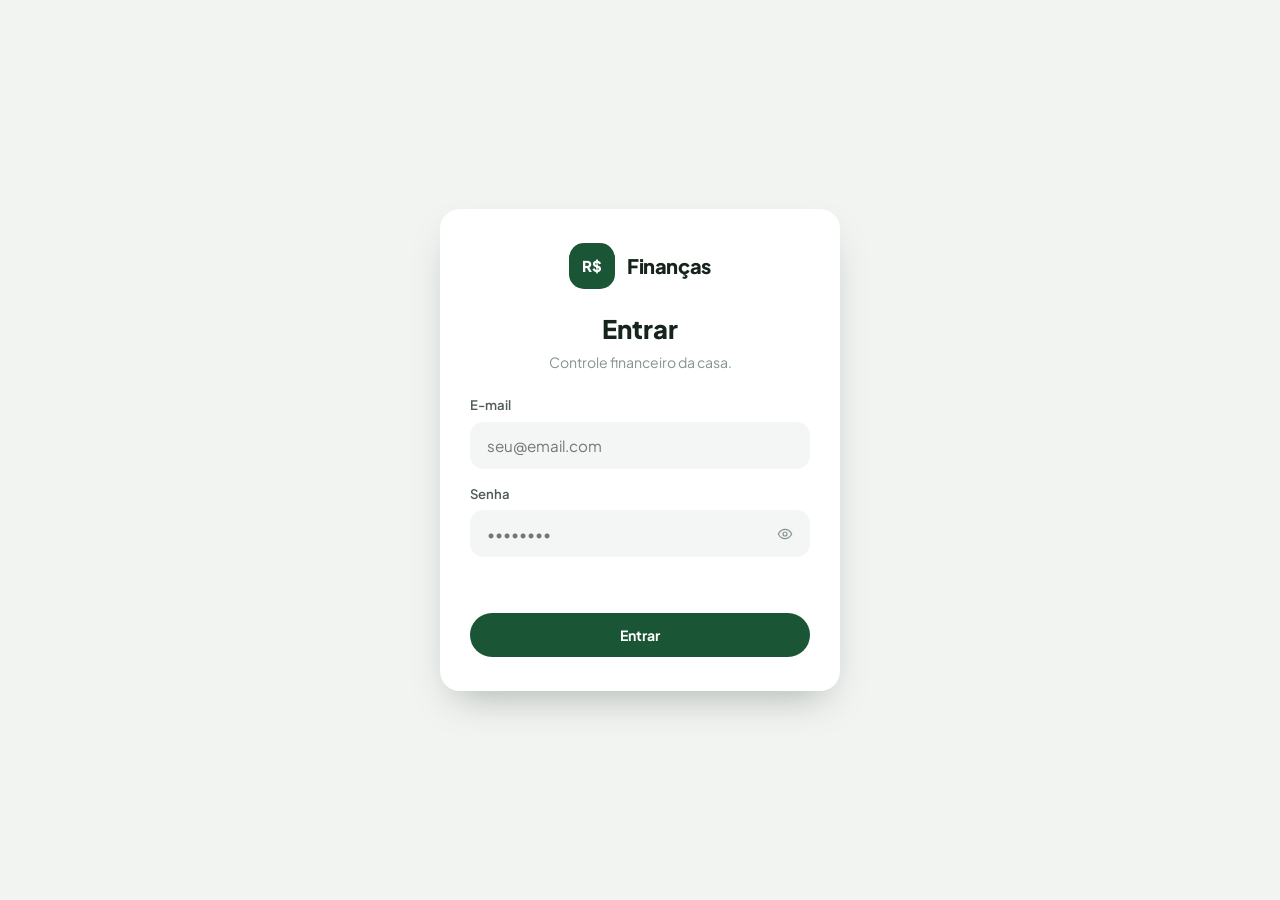
<file: index.html>
<!DOCTYPE html>
<html lang="pt-BR">
<head>
<meta charset="UTF-8">
<meta name="viewport" content="width=device-width, initial-scale=1.0, viewport-fit=cover">
<meta name="theme-color" content="#16472e">
<link rel="icon" href="favicon.svg" type="image/svg+xml">
<link rel="manifest" href="manifest.webmanifest">
<link rel="apple-touch-icon" href="icones/icone-180.png">
<meta name="apple-mobile-web-app-capable" content="yes">
<meta name="mobile-web-app-capable" content="yes">
<meta name="apple-mobile-web-app-title" content="Finanças">
<meta name="apple-mobile-web-app-status-bar-style" content="default">
<title>Visão geral | Finanças</title>
<script src="js/config.js?v=11"></script>
<script src="js/auth.js?v=11"></script>
<script>AUTH.requireAuth();</script>
<script src="js/theme.js?v=11"></script>
<script src="js/pwa.js?v=11"></script>
<link rel="stylesheet" href="css/app.css?v=11">
<script src="js/store.js?v=11"></script>
<script src="js/layout.js?v=11"></script>
</head>
<body>
<div class="app">
  <script>UI.sidebar('painel');</script>
  <main class="main">
    <script>UI.topbar('Visão geral', { mes: true, sub: 'Veja e controle suas finanças aqui!' });</script>

    <div class="aviso-vazio aviso-ano" id="avisoAno" hidden>
      <div><strong id="avisoAnoTitulo"></strong><span>Salve o arquivo do ano e comece o ano novo zerado — cartões, metas e reserva continuam.</span></div>
      <div class="aviso-acoes"><a class="btn btn-primary btn-sm" href="configuracoes.html#fechar" id="avisoAnoBtn">Fechar o ano</a></div>
    </div>

    <div class="aviso-vazio" id="avisoVazio" hidden>
      <div>
        <strong>Nenhum lançamento neste mês.</strong>
        <span>Comece pelas receitas e gastos — ou traga os dados da sua planilha em Configurações.</span>
      </div>
      <div class="aviso-acoes">
        <a class="btn btn-primary btn-sm" href="lancamentos.html?tipo=receita&amp;novo=1">Lançar receita</a>
        <a class="btn btn-outline btn-sm" href="configuracoes.html#importar">Importar planilha</a>
      </div>
    </div>

    <section class="dash">
      <div class="panel dash-saldo">
        <div class="panel-head"><h3>Saldo do ano</h3><a class="plain-link" href="reserva.html">Ver reserva</a></div>
        <strong class="saldo-grande" id="saldoAno">—</strong>
        <span class="saldo-sub" id="saldoAnoSub"></span>
        <div class="saldo-botoes">
          <a class="btn btn-claro btn-sm" href="lancamentos.html?tipo=receita&amp;novo=1"><svg class="icon-sm"><use href="#i-mais"/></svg>Receita</a>
          <a class="btn btn-claro btn-sm" href="lancamentos.html?tipo=variavel&amp;novo=1"><svg class="icon-sm"><use href="#i-menos"/></svg>Despesa</a>
        </div>
      </div>

      <div class="panel dash-resumo">
        <div class="panel-head"><h3>Resumo do mês</h3><span class="panel-sub" id="resumoMes"></span></div>
        <div class="mini-cards">
          <a class="mini-card mc-receita" href="lancamentos.html?tipo=receita"><span><svg class="icon-sm"><use href="#i-entrada"/></svg>Receitas</span><strong id="mcReceitas">—</strong><small id="mcReceitasSub"></small></a>
          <a class="mini-card mc-despesa" href="lancamentos.html?tipo=variavel"><span><svg class="icon-sm"><use href="#i-carrinho"/></svg>Despesas</span><strong id="mcDespesas">—</strong><small id="mcDespesasSub"></small></a>
          <div class="mini-card mc-sobra"><span><svg class="icon-sm"><use href="#i-cofre"/></svg><b id="mcSobraRot">Sobrou</b></span><strong id="mcSobra">—</strong><small id="mcSobraSub"></small></div>
        </div>
      </div>

      <div class="panel dash-saude">
        <div class="panel-head"><h3>Nota de saúde</h3></div>
        <div class="saude-topo"><strong id="saudeNota">—</strong><span class="saude-de">/100</span><span class="saude-nivel" id="saudeNivel"></span></div>
        <div class="barra-trilho saude-barra"><div class="barra-cheia" id="saudeBarra"></div></div>
        <p class="saude-dica" id="saudeDica"></p>
      </div>

      <div class="panel dash-fluxo">
        <div class="panel-head">
          <h3>Fluxo de caixa</h3>
          <div class="legenda-linha"><span><i style="background:var(--azul)"></i>Receitas</span><span><i style="background:var(--amarelo)"></i>Despesas</span></div>
        </div>
        <div class="fluxo" id="fluxo" aria-label="Receitas e despesas dos últimos 6 meses"></div>
      </div>

      <div class="panel dash-gastos">
        <div class="panel-head"><h3>Gastos</h3><span class="panel-sub" id="gastosSub"></span></div>
        <div class="rosca">
          <svg viewBox="0 0 120 120" id="rosca" aria-hidden="true"></svg>
          <div class="rosca-centro"><span>Maior gasto</span><strong id="roscaPct">—</strong></div>
        </div>
        <ul class="rosca-legenda" id="roscaLegenda"></ul>
      </div>

      <div class="panel dash-cartoes">
        <div class="panel-head"><h3>Cartões</h3><a class="plain-link" href="cartoes.html">Ver cartões</a></div>
        <div class="cartao-nav">
          <button type="button" class="mes-btn" id="cartaoAnt" aria-label="Cartão anterior"><svg class="icon-sm"><use href="#i-chevron"/></svg></button>
          <div class="cartao-slot" id="cartaoSlot"></div>
          <button type="button" class="mes-btn" id="cartaoProx" aria-label="Próximo cartão"><svg class="icon-sm"><use href="#i-chevronDir"/></svg></button>
        </div>
        <div id="cartaoInfo"></div>
      </div>

      <div class="panel dash-ultimas">
        <div class="panel-head"><h3>Últimas transações</h3><a class="plain-link" href="lancamentos.html?tipo=variavel">Ver todas</a></div>
        <ul class="ultimos" id="ultimos"></ul>
      </div>
    </section>

    <section class="panel">
      <div class="panel-head"><h3 id="tituloResumo">Resumo anual</h3></div>
      <div class="resumo-grid" id="resumoAno"></div>
    </section>
  </main>
  </div>
</div>
<script src="js/painel.js?v=11"></script>
</body>
</html>
</file>
<file: css/app.css>
/* Sistema Financeiro — identidade visual (referência "grefi"): menu lateral verde-escuro com
   grupos, fundo claro, painéis brancos com borda fina, verde como cor principal, rosa para
   despesas, gráficos em barras e rosca. */
@import url('https://fonts.googleapis.com/css2?family=Plus+Jakarta+Sans:wght@400;500;600;700;800&display=swap');

:root{
  --bg:#f2f4f2;
  --painel:#ffffff;
  --painel-2:#f3f6f4;
  --linha:#e5ebe7;
  --tinta:#17241c;
  --tinta-2:#4f5d55;
  --suave:#86938b;
  --escuro:#1a5536;
  --escuro-tinta:#ffffff;
  --menu:#16472e;
  --menu-2:#1d5a3a;
  --azul:#1f7a4c;
  --azul-forte:#145c37;
  --azul-claro:#e2f2e8;
  --amarelo:#a9dbbb;
  --amarelo-claro:#fff4d9;
  --rosa:#f2b8bd;
  --verde:#1f8a52;
  --verde-claro:#e0f3e8;
  --vermelho:#d64545;
  --vermelho-claro:#fde9eb;
  --alerta:#c98a00;
  --raio:20px;
  --raio-md:14px;
  --raio-sm:10px;
  --sombra:0 1px 2px rgba(16,40,26,.04), 0 6px 20px -14px rgba(16,40,26,.18);
  --sombra-alta:0 18px 40px -16px rgba(16,40,26,.35);
  color-scheme:light;
}
:root[data-theme="dark"]{
  --bg:#0d1410;
  --painel:#141d18;
  --painel-2:#1b2620;
  --linha:#25332b;
  --tinta:#eef3f0;
  --tinta-2:#bccac1;
  --suave:#86978d;
  --escuro:#22704a;
  --menu:#0f2c1d;
  --menu-2:#16402a;
  --azul:#4cc387;
  --azul-forte:#7fd9aa;
  --azul-claro:#183427;
  --amarelo:#2f6b49;
  --amarelo-claro:#3a3220;
  --verde:#4fd18b;
  --verde-claro:#163323;
  --vermelho:#ff8080;
  --vermelho-claro:#3b2022;
  --alerta:#f2c14e;
  --sombra:0 1px 2px rgba(0,0,0,.3), 0 10px 30px -18px rgba(0,0,0,.6);
  color-scheme:dark;
}

*{box-sizing:border-box;}
html,body{margin:0;padding:0;}
[hidden]{display:none !important;}
body{font-family:'Plus Jakarta Sans',system-ui,-apple-system,'Segoe UI',sans-serif;background:var(--bg);color:var(--tinta);font-size:15px;line-height:1.4;-webkit-font-smoothing:antialiased;}
h1,h2,h3,h4{margin:0;}
a{color:inherit;text-decoration:none;}
button{font-family:inherit;cursor:pointer;border:none;background:none;color:inherit;padding:0;line-height:1;-webkit-tap-highlight-color:transparent;}
a{-webkit-tap-highlight-color:transparent;}
/* Ícones sozinhos dentro de botões: bloco (sem a linha de base do texto empurrando para cima). */
button > svg,.btn > svg,.nav-link > svg,.mes-btn > svg,.btn-redondo > svg{display:block;}
input,select,textarea{font-family:inherit;font-size:.92rem;color:var(--tinta);}
ul,ol{margin:0;}
ul{list-style:none;padding:0;}
dl,dd{margin:0;}
.icon{width:20px;height:20px;flex-shrink:0;}
.icon-sm{width:16px;height:16px;flex-shrink:0;}
:focus-visible{outline:2.5px solid var(--azul-forte);outline-offset:2px;}

/* ================= ESTRUTURA ================= */
.app{display:grid;grid-template-columns:248px minmax(0,1fr);min-height:100vh;}
/* Menu lateral verde com grupos */
.sidebar{position:sticky;top:0;height:100vh;background:linear-gradient(180deg,var(--menu-2),var(--menu));color:#cfe6d8;display:flex;flex-direction:column;padding:22px 14px 16px;overflow-y:auto;z-index:20;}
.marca{display:flex;align-items:center;gap:10px;padding:2px 10px 22px;color:#fff;}
.marca-logo{width:38px;height:38px;border-radius:12px;background:rgba(255,255,255,.14);display:flex;align-items:center;justify-content:center;flex-shrink:0;}
.marca-logo svg{width:20px;height:20px;}
.marca-texto strong{font-size:1.25rem;font-weight:800;letter-spacing:-.02em;}
.menu-grupo{margin-bottom:16px;}
.menu-titulo{font-size:.68rem;font-weight:700;letter-spacing:.06em;text-transform:uppercase;color:#8fb8a0;padding:0 12px 6px;}
.nav-link{display:flex;align-items:center;gap:12px;min-height:44px;width:100%;text-align:left;padding:0 12px;border-radius:12px;font-size:.9rem;font-weight:600;color:#d3e8db;transition:background .15s ease,color .15s ease;}
.nav-link:hover{background:rgba(255,255,255,.08);color:#fff;}
.nav-link.active{background:rgba(255,255,255,.16);color:#fff;}
.nav-link .icon{width:20px;height:20px;}
.menu-rodape{margin-top:auto;display:flex;flex-direction:column;gap:6px;}
.usuario{display:flex;align-items:center;gap:10px;padding:10px;border-radius:14px;background:rgba(255,255,255,.08);color:#fff;}
.usuario .avatar{width:36px;height:36px;font-size:.85rem;background:#e9f5ee;color:#16472e;}
.usuario-info{display:flex;flex-direction:column;min-width:0;line-height:1.2;}
.usuario-info strong{font-size:.86rem;}
.usuario-info span{font-size:.72rem;color:#9cc3ab;overflow:hidden;text-overflow:ellipsis;white-space:nowrap;}
.avatar{width:44px;height:44px;border-radius:50%;background:var(--escuro);color:#fff;display:flex;align-items:center;justify-content:center;font-weight:800;flex-shrink:0;}

.conteudo{min-width:0;display:flex;flex-direction:column;}
/* Barra do topo: Pessoal · saudação · busca · avisos */
.cabecalho{position:sticky;top:0;z-index:30;display:flex;align-items:center;gap:14px;padding:14px 28px;background:var(--painel);border-bottom:1px solid var(--linha);}
.chip-perfil{display:inline-flex;align-items:center;gap:6px;min-height:34px;padding:0 14px;border-radius:999px;background:var(--escuro);color:#fff;font-size:.8rem;font-weight:700;}
.chip-perfil .icon-sm{width:14px;height:14px;}
.saudacao{font-size:1.02rem;font-weight:700;white-space:nowrap;}
.cabecalho-espaco{flex:1;}
.busca{position:relative;display:flex;align-items:center;width:min(340px,100%);}
.busca .icon-sm{position:absolute;left:14px;color:var(--suave);pointer-events:none;}
.busca input{width:100%;min-height:42px;padding:0 14px 0 40px;border-radius:12px;border:1.5px solid var(--linha);background:var(--painel-2);}
.busca input:focus{outline:none;border-color:var(--azul);background:var(--painel);}
.cabecalho-acoes{display:flex;align-items:center;gap:8px;}
.btn-redondo{position:relative;width:42px;height:42px;border-radius:12px;border:1.5px solid var(--linha);display:flex;align-items:center;justify-content:center;color:var(--tinta-2);background:var(--painel);transition:background .15s ease,color .15s ease;}
.btn-redondo:hover{background:var(--painel-2);color:var(--tinta);}
.selo-aviso{position:absolute;top:-5px;right:-5px;min-width:18px;height:18px;padding:0 5px;border-radius:999px;background:var(--vermelho);color:#fff;font-size:.66rem;font-weight:800;display:flex;align-items:center;justify-content:center;}
.so-celular{display:none !important;}

.main{min-width:0;padding:24px 28px 60px;}
.mais-grade{display:grid;grid-template-columns:repeat(3,1fr);gap:10px;}
.mais-item{display:flex;flex-direction:column;align-items:center;gap:8px;padding:16px 8px;border-radius:16px;background:var(--painel-2);font-size:.78rem;font-weight:700;text-align:center;}
.mais-item .icon{width:24px;height:24px;color:var(--azul);}
.mais-item.is-sair{color:var(--vermelho);background:var(--vermelho-claro);}
.mais-item.is-sair .icon{color:var(--vermelho);}
.aviso-item{display:flex;gap:12px;align-items:flex-start;padding:12px 0;border-bottom:1px solid var(--linha);font-size:.9rem;}
.aviso-item:last-child{border-bottom:none;}
.aviso-item i{width:10px;height:10px;border-radius:50%;margin-top:5px;flex-shrink:0;background:var(--alerta);}
.aviso-item.t-vencida i{background:var(--vermelho);}
.aviso-item.t-ano i{background:var(--azul);}
.busca-res{display:flex;align-items:center;gap:12px;padding:11px 0;border-bottom:1px solid var(--linha);}
.busca-res:last-child{border-bottom:none;}

/* Título da página + seletor de mês */
.topbar{display:flex;align-items:center;justify-content:space-between;gap:16px;flex-wrap:wrap;margin-bottom:20px;}
.topbar-title h1{font-size:1.6rem;font-weight:800;letter-spacing:-.02em;line-height:1.15;}
.topbar-title h1 em{font-style:normal;color:var(--azul);}
.topbar-title p{margin:4px 0 0;color:var(--suave);font-size:.88rem;}
.topbar-actions{display:flex;align-items:center;gap:12px;flex-wrap:wrap;}
.mes-seletor{display:flex;align-items:center;gap:2px;background:var(--painel);border:1px solid var(--linha);border-radius:12px;padding:4px;}
.mes-btn{width:38px;height:38px;border-radius:9px;display:flex;align-items:center;justify-content:center;color:var(--tinta-2);}
.mes-btn:hover{background:var(--painel-2);color:var(--tinta);}
.mes-atual{position:relative;min-width:136px;text-align:center;font-weight:700;font-size:.9rem;cursor:pointer;padding:0 6px;}
.mes-atual input{position:absolute;inset:0;opacity:0;cursor:pointer;width:100%;}
.pessoas-pilula{display:none;}
.nav-baixo{display:none;}

/* ================= PAINÉIS ================= */
.panel{background:var(--painel);border:1px solid var(--linha);border-radius:var(--raio);padding:22px;box-shadow:var(--sombra);min-width:0;}
.main > .panel,.main > section{margin-bottom:18px;scroll-margin-top:90px;}
.panel-head{display:flex;flex-wrap:wrap;align-items:center;justify-content:space-between;gap:10px;margin-bottom:18px;}
.panel-head h3{font-size:1.02rem;font-weight:700;}
.panel-sub{font-size:.78rem;color:var(--suave);font-weight:500;}
.plain-link{font-size:.8rem;color:var(--suave);font-weight:700;}
.plain-link:hover{color:var(--tinta);}
.grid-2{display:grid;grid-template-columns:1.5fr 1fr;gap:18px;}
.grid-2 > *{min-width:0;}
.grid-2-igual{grid-template-columns:1fr 1fr;}
.nota{font-size:.86rem;color:var(--tinta-2);margin:0 0 14px;line-height:1.55;}
.vazio-curto{font-size:.85rem;color:var(--suave);margin:4px 0;}
.vazio-curto a{color:var(--tinta);text-decoration:underline;}
.txt-verde{color:var(--verde);}
.txt-vermelho{color:var(--vermelho);}
.forte{font-weight:700;}
.sub-titulo{font-size:.76rem;font-weight:700;text-transform:uppercase;letter-spacing:.05em;color:var(--suave);margin:4px 0 10px;}
.botoes-linha{display:flex;flex-wrap:wrap;gap:10px;margin-top:10px;}
.empty-state{display:flex;flex-direction:column;align-items:center;justify-content:center;gap:14px;padding:56px 20px;color:var(--suave);text-align:center;font-size:.9rem;}
.empty-state .icon{width:40px;height:40px;color:var(--linha);}
.empty-state strong{color:var(--tinta);}

/* Cards de número (telas internas) */
.stat-grid{display:grid;grid-template-columns:repeat(4,1fr);gap:18px;margin-bottom:18px;}
.stat-card{background:var(--painel);border:1px solid var(--linha);border-radius:var(--raio);padding:22px;box-shadow:var(--sombra);display:flex;flex-direction:column;gap:14px;min-height:150px;color:inherit;}
.stat-card.is-accent{background:var(--escuro);color:#fff;}
.stat-card.is-accent .stat-label,.stat-card.is-accent .stat-sub{color:#a9a9b3;}
.stat-card.is-clickable{transition:transform .15s ease;}
.stat-card.is-clickable:hover{transform:translateY(-3px);}
.stat-icon{width:44px;height:44px;border-radius:50%;display:flex;align-items:center;justify-content:center;background:var(--painel-2);color:var(--tinta);}
.stat-card.is-accent .stat-icon{background:#fff;color:#1c1c1f;}
.stat-icon.is-blue{background:var(--azul-claro);color:var(--azul-forte);}
.stat-icon.is-green{background:var(--verde-claro);color:var(--verde);}
.stat-icon.is-red{background:var(--vermelho-claro);color:var(--vermelho);}
.stat-value{font-size:1.6rem;font-weight:800;letter-spacing:-.02em;}
.stat-label{font-size:.82rem;color:var(--suave);font-weight:500;}
.stat-sub{font-size:.74rem;color:var(--suave);font-weight:600;margin-top:2px;}
.stat-sub.is-ok{color:var(--verde);}
.stat-sub.is-pending{color:var(--vermelho);}

/* ================= BOTÕES E CAMPOS ================= */
.btn{display:inline-flex;align-items:center;justify-content:center;gap:8px;padding:12px 22px;border-radius:999px;font-weight:700;font-size:.88rem;line-height:1.15;text-align:center;white-space:nowrap;transition:transform .15s ease,box-shadow .15s ease,background .15s ease;min-height:44px;}
.btn:active,.nav-link:active,.btn-redondo:active,.mes-btn:active,.fab:active,.lanc-item:active,.scope-btn:active{transform:scale(.96);}
.btn:hover{transform:translateY(-1px);}
.btn-primary,.btn-lime{background:var(--escuro);color:#fff;}
:root[data-theme="dark"] .btn-lime{background:var(--azul);color:#14161d;}
.btn-outline{background:var(--painel);color:var(--tinta);border:1.5px solid var(--linha);}
.btn-outline:hover{border-color:var(--tinta);}
.btn-danger{background:var(--vermelho-claro);color:var(--vermelho);}
.btn-claro{background:#fff;color:#1c1c1f;}
.btn-sm{padding:8px 16px;font-size:.8rem;min-height:38px;}
.btn:disabled{opacity:.5;cursor:not-allowed;transform:none;}
.link-btn{font-weight:700;text-decoration:underline;color:var(--tinta);}

.field{display:flex;flex-direction:column;gap:7px;font-size:.82rem;font-weight:600;color:var(--tinta-2);}
.field input,.field select,.field textarea{padding:13px 16px;border-radius:14px;border:1.5px solid transparent;background:var(--painel-2);font-size:.95rem;transition:border-color .15s ease,background .15s ease;}
.field input:focus,.field select:focus,.field textarea:focus{outline:none;border-color:var(--azul);background:var(--painel);}
.field-full{grid-column:1/-1;}
.field-hint{font-size:.74rem;color:var(--suave);font-weight:500;}
.form-grid{display:grid;grid-template-columns:1fr 1fr;gap:16px;}
.form-grid > *{min-width:0;}
.field select{width:100%;min-width:0;text-overflow:ellipsis;}
.checkbox-field{display:flex;align-items:center;gap:10px;font-weight:600;font-size:.9rem;}
.checkbox-field input{width:18px;height:18px;accent-color:var(--azul-forte);}
.form-actions{display:flex;flex-wrap:wrap;align-items:center;justify-content:space-between;gap:10px;}
.form-actions-right{display:flex;flex-wrap:wrap;gap:10px;margin-left:auto;}
.password-field{position:relative;}
.password-field input{width:100%;padding-right:46px;}
.password-toggle{position:absolute;right:8px;top:50%;transform:translateY(-50%);width:34px;height:34px;border-radius:50%;display:flex;align-items:center;justify-content:center;color:var(--suave);}

.scope-toggle{display:inline-flex;background:var(--painel);border-radius:999px;padding:4px;gap:2px;box-shadow:var(--sombra);}
.scope-btn{padding:9px 18px;border-radius:999px;font-size:.82rem;font-weight:700;color:var(--suave);}
.scope-btn.active{background:var(--escuro);color:#fff;}

/* ================= COMPONENTES DO PAINEL ================= */
.painel-grade{display:grid;grid-template-columns:1.25fr 1fr 1fr;gap:18px;margin-bottom:18px;}
.painel-grade-2{display:grid;grid-template-columns:1.25fr 1fr;gap:18px;margin-bottom:18px;}
.painel-grade > *,.painel-grade-2 > *{min-width:0;}
.painel-grade > .panel{display:flex;flex-direction:column;}
/* Saldo: as barras crescem para ocupar a altura do card (sem buraco no meio). */
.painel-grade .saldo-baixo{flex:1;align-items:stretch;}
.painel-grade .saldo-tendencia{justify-content:flex-end;}
.painel-grade .pilulas{height:auto;min-height:96px;max-height:220px;flex:1 1 55%;}
/* Medidor centralizado no espaço que sobra. */
.painel-grade .medidor{margin:auto;}
/* Cartão em destaque nunca maior que um cartão de verdade na tela. */
.cc-carrossel{align-items:center;}
.cc-carrossel > a,.cc-carrossel .cartao-uso{width:100%;max-width:420px;}
.cc-carrossel .cartao-uso{padding:0 6px;}
.coluna{display:flex;flex-direction:column;gap:18px;min-width:0;}

.saldo-valor{display:flex;align-items:baseline;gap:10px;flex-wrap:wrap;margin:-4px 0 16px;}
.saldo-valor strong{font-size:2.3rem;font-weight:800;letter-spacing:-.03em;line-height:1;}
.saldo-valor span{font-size:.78rem;color:var(--suave);}
.saldo-baixo{display:flex;align-items:flex-end;justify-content:space-between;gap:16px;}
.saldo-tendencia{display:flex;flex-direction:column;gap:6px;font-size:.76rem;color:var(--suave);max-width:140px;}
.saldo-tendencia svg{width:70px;height:26px;color:var(--tinta-2);}
.variacao{display:inline-flex;align-items:center;gap:6px;font-weight:700;color:var(--tinta);font-size:.8rem;}
.variacao i{width:22px;height:22px;border-radius:50%;border:1.5px solid currentColor;display:inline-flex;align-items:center;justify-content:center;font-style:normal;font-size:.72rem;}
.variacao.is-baixa{color:var(--vermelho);}
.variacao.is-alta{color:var(--verde);}

/* Barras arredondadas (pílulas) */
.pilulas{display:flex;align-items:flex-end;gap:9px;height:96px;}
.pilula-col{display:flex;flex-direction:column;align-items:center;gap:6px;flex:1;min-width:22px;height:100%;justify-content:flex-end;cursor:default;}
.pilula-barra{width:100%;max-width:24px;border-radius:999px;background:var(--azul);opacity:.55;transition:height .4s ease;}
.pilula-col.is-atual .pilula-barra{opacity:1;background:var(--azul-forte);}
.pilula-col span{font-size:.68rem;color:var(--suave);font-weight:600;}

/* Gráfico do ano: par de pílulas por mês */
.ano-grafico{display:flex;align-items:flex-end;gap:10px;height:220px;padding-top:10px;}
.ano-mes{flex:1;display:flex;flex-direction:column;align-items:center;gap:8px;height:100%;justify-content:flex-end;min-width:0;cursor:pointer;border-radius:14px;padding:6px 0;}
.ano-mes:hover{background:var(--painel-2);}
.ano-mes.is-atual{background:var(--painel-2);}
.ano-par{display:flex;align-items:flex-end;gap:4px;height:100%;width:100%;justify-content:center;}
.ano-par i{display:block;width:40%;max-width:16px;border-radius:999px;min-height:6px;}
.ano-par i.r{background:var(--azul);}
.ano-par i.d{background:var(--amarelo);}
.ano-mes span{font-size:.7rem;color:var(--suave);font-weight:600;}
.legenda-linha{display:flex;gap:16px;flex-wrap:wrap;font-size:.78rem;color:var(--tinta-2);font-weight:600;}
.legenda-linha i{display:inline-block;width:10px;height:10px;border-radius:50%;margin-right:6px;vertical-align:-1px;}

/* Medidor meia-lua */
.medidor{position:relative;width:100%;max-width:230px;margin:6px auto 0;}
.medidor svg{width:100%;display:block;}
.medidor-centro{position:absolute;left:0;right:0;bottom:2px;text-align:center;}
.medidor-centro strong{display:block;font-size:2rem;font-weight:800;letter-spacing:-.03em;line-height:1;}
.medidor-centro span{font-size:.76rem;color:var(--suave);}
.legenda-pontos{display:flex;flex-direction:column;gap:5px;font-size:.78rem;color:var(--tinta-2);margin-bottom:6px;}
.legenda-pontos i{display:inline-block;width:8px;height:8px;border-radius:50%;margin-right:8px;}

/* Últimos lançamentos */
.ultimos li{display:flex;align-items:center;gap:14px;padding:11px 0;}
.ultimos li + li{border-top:1px solid var(--linha);}
.ultimo-icone{width:44px;height:44px;border-radius:50%;background:var(--painel-2);display:flex;align-items:center;justify-content:center;font-size:1.15rem;flex-shrink:0;}
.ultimo-info{flex:1;min-width:0;display:flex;flex-direction:column;gap:2px;}
.ultimo-info strong{font-size:.95rem;font-weight:700;overflow:hidden;text-overflow:ellipsis;white-space:nowrap;}
.ultimo-info span{font-size:.75rem;color:var(--suave);}
.ultimo-valor{font-weight:800;font-size:1rem;white-space:nowrap;}
.ultimo-valor.is-receita{color:var(--verde);}

/* Despesas & receitas (percentuais + barras) */
.dr-numeros{display:flex;justify-content:space-between;gap:10px;margin-bottom:14px;}
.dr-numeros strong{display:block;font-size:2.1rem;font-weight:800;letter-spacing:-.03em;line-height:1.05;}
.dr-numeros span{font-size:.76rem;color:var(--suave);}
.dr-numeros > div:last-child{text-align:right;}
.dr-barras{display:flex;gap:8px;height:20px;}
.dr-barras i{display:block;border-radius:999px;min-width:14px;}

/* Card escuro (reserva) */
.card-escuro{background:var(--escuro);color:#fff;border-radius:var(--raio);padding:20px 22px;display:flex;align-items:center;justify-content:space-between;gap:14px;box-shadow:var(--sombra-alta);}
.card-escuro-texto{display:flex;gap:14px;align-items:center;min-width:0;}
.card-escuro-texto svg{width:26px;height:26px;flex-shrink:0;}
.card-escuro strong{display:block;font-size:1.02rem;}
.card-escuro span{font-size:.76rem;color:#a9a9b3;}
.card-escuro .btn{flex-shrink:0;color:#1c1c1f;font-size:.8rem;}
.card-escuro-texto > div{min-width:0;}

/* Listas com barras (categorias, pessoas, formas) */
.barras{display:flex;flex-direction:column;gap:16px;}
.barra-topo{display:flex;align-items:center;justify-content:space-between;gap:10px;font-size:.9rem;margin-bottom:8px;}
.barra-topo span{display:flex;align-items:center;gap:9px;min-width:0;}
.barra-topo strong{white-space:nowrap;}
.barra-item.is-simples .barra-topo{margin-bottom:0;padding-top:12px;border-top:1px solid var(--linha);}
.barra-trilho{height:12px;border-radius:999px;background:var(--painel-2);overflow:hidden;}
.barra-trilho.is-escuro{background:rgba(255,255,255,.22);height:8px;}
.barra-cheia{height:100%;border-radius:999px;background:var(--azul);transition:width .4s ease;}
.barra-trilho.is-escuro .barra-cheia{background:#fff;}
.barra-cheia.is-verde{background:var(--amarelo);}
.barra-cheia.is-alerta{background:var(--vermelho) !important;}
.barra-rodape{font-size:.74rem;color:var(--suave);margin-top:6px;}
.mini-avatar{width:28px;height:28px;border-radius:50%;background:var(--azul-claro);color:var(--azul-forte);display:inline-flex;align-items:center;justify-content:center;font-size:.74rem;font-weight:800;flex-shrink:0;}
.total-linha{display:flex;justify-content:space-between;font-weight:700;padding:12px 16px;background:var(--painel-2);border-radius:14px;font-size:.92rem;}

.resumo-grid{display:grid;grid-template-columns:repeat(auto-fill,minmax(190px,1fr));gap:10px;}
.resumo-item{min-width:0;}
.resumo-item strong{overflow-wrap:anywhere;}
.resumo-item{display:flex;flex-direction:column;gap:4px;background:var(--painel-2);border-radius:var(--raio-md);padding:15px 18px;}
.resumo-item span{font-size:.76rem;color:var(--suave);font-weight:600;}
.resumo-item strong{font-size:1.15rem;font-weight:800;}
.resumo-item.is-verde strong{color:var(--verde);}
.resumo-item.is-vermelho strong{color:var(--vermelho);}
.resumo-item.is-destaque{background:var(--escuro);}
.resumo-item.is-destaque span{color:#a9a9b3;}
.resumo-item.is-destaque strong{color:#fff;}

.aviso-vazio{display:flex;flex-wrap:wrap;align-items:center;justify-content:space-between;gap:12px 20px;background:var(--painel);border:1.5px dashed var(--linha);border-radius:var(--raio);padding:18px 22px;margin-bottom:18px;}
.aviso-vazio strong{display:block;font-size:.95rem;}
.aviso-vazio span{font-size:.84rem;color:var(--suave);}
.aviso-acoes{display:flex;gap:8px;flex-wrap:wrap;}
.aviso-ano{border-style:solid;border-color:var(--amarelo);background:var(--amarelo-claro);}
.aviso-inline{background:var(--amarelo-claro);color:var(--tinta);border-radius:14px;padding:12px 16px;font-size:.84rem;}
.aviso-ok{background:var(--verde-claro);color:var(--verde);border-radius:14px;padding:13px 16px;font-weight:700;font-size:.9rem;}
.aviso-ok a{text-decoration:underline;}

/* ================= CARTÕES (desenho de cartão de verdade) ================= */
.cc{position:relative;aspect-ratio:1.586;width:100%;border-radius:22px;padding:7% 7.5%;display:flex;flex-direction:column;justify-content:space-between;overflow:hidden;color:#fff;isolation:isolate;box-shadow:0 18px 30px -18px rgba(20,20,40,.55);font-family:'Plus Jakarta Sans',sans-serif;container-type:inline-size;}
.cc::before,.cc::after{content:'';position:absolute;border-radius:50%;z-index:-1;}
.cc-topo,.cc-base{display:flex;align-items:flex-start;justify-content:space-between;gap:8px;}
.cc-base{align-items:flex-end;}
.cc-emissor{font-size:6.2cqw;font-weight:800;letter-spacing:-.02em;line-height:1;}
.cc-emissor small{display:block;font-size:3.2cqw;font-weight:600;letter-spacing:.02em;opacity:.85;margin-top:3px;}
.cc-tag{font-size:3cqw;font-weight:700;letter-spacing:.12em;text-transform:uppercase;opacity:.9;}
.cc-chip{width:13cqw;height:10cqw;border-radius:2.2cqw;background:linear-gradient(135deg,#f4dc8a 0%,#d9b450 45%,#f3d983 55%,#c79c33 100%);position:relative;margin-top:2cqw;}
.cc-chip::after{content:'';position:absolute;inset:22% 30%;border:1px solid rgba(110,80,10,.45);border-radius:2px;}
.cc-numero{font-size:5.4cqw;letter-spacing:.14em;font-weight:600;word-spacing:.4em;opacity:.95;font-variant-numeric:tabular-nums;}
.cc-info{display:flex;flex-direction:column;gap:1.5cqw;min-width:0;}
.cc-info small{font-size:3cqw;opacity:.75;font-weight:600;}
.cc-info strong{font-size:4.6cqw;font-weight:700;white-space:nowrap;overflow:hidden;text-overflow:ellipsis;}
.cc-bandeira{flex-shrink:0;display:flex;align-items:center;}
.cc-master{display:flex;}
.cc-master i{width:9cqw;height:9cqw;border-radius:50%;display:block;}
.cc-master i:first-child{background:#eb001b;}
.cc-master i:last-child{background:#f79e1b;margin-left:-3.6cqw;opacity:.92;}
.cc-visa{font-size:8cqw;font-weight:800;font-style:italic;letter-spacing:-.03em;line-height:1;}
.cc-elo{font-size:6.5cqw;font-weight:800;letter-spacing:-.02em;}

/* Nubank — roxo */
.cc-nubank{background:linear-gradient(135deg,#9a24e4 0%,#820ad1 45%,#5f0597 100%);}
.cc-nubank::before{width:90%;height:150%;right:-45%;top:-30%;background:rgba(255,255,255,.07);}
.cc-nubank .cc-emissor{font-size:9.5cqw;letter-spacing:-.05em;font-weight:800;}
/* Ourocard — amarelo do Banco do Brasil com azul */
.cc-ourocard{background:linear-gradient(135deg,#ffe94a 0%,#f8d81c 50%,#e9c100 100%);color:#2a3a8f;}
.cc-ourocard::before{width:80%;height:140%;left:-30%;bottom:-70%;background:rgba(70,94,255,.12);}
.cc-ourocard::after{width:40%;height:65%;right:-12%;top:-20%;background:rgba(255,255,255,.35);}
.cc-ourocard .cc-visa{color:#1a2a7a;}
/* Smiles Gold — dourado metálico com laranja Smiles */
.cc-smiles{background:linear-gradient(130deg,#b8862c 0%,#e7c46f 30%,#f6e2a3 48%,#d4a74c 66%,#9e7020 100%);color:#3a2a08;}
.cc-smiles::before{width:120%;height:60%;left:-10%;top:30%;background:rgba(255,255,255,.18);transform:rotate(-12deg);border-radius:40%;}
.cc-smiles .cc-emissor{color:#ff6a00;font-size:8.5cqw;text-transform:lowercase;letter-spacing:-.04em;}
.cc-smiles .cc-emissor small{color:#5a420f;text-transform:none;}
.cc-smiles .cc-tag{color:#4a3408;}
/* Azul (padrão da referência) */
.cc-azul{background:linear-gradient(135deg,#9db1e4 0%,#7f97d4 55%,#6a83c5 100%);}
.cc-azul::before{width:95%;height:150%;right:-40%;top:-40%;background:rgba(255,255,255,.14);}
.cc-azul::after{width:70%;height:110%;right:-25%;top:25%;background:rgba(255,255,255,.1);}
/* Grafite */
.cc-grafite{background:linear-gradient(135deg,#3a3a40 0%,#202023 100%);}
.cc-grafite::before{width:90%;height:150%;right:-45%;top:-30%;background:rgba(255,255,255,.06);}

.cc-carrossel{display:flex;flex-direction:column;gap:12px;height:100%;}
.cc-carrossel .cc{flex:0 0 auto;}
.cc-pontos{display:flex;justify-content:center;gap:6px;}
.cc-pontos button{width:8px;height:8px;border-radius:999px;background:var(--linha);transition:width .2s ease,background .2s ease;}
.cc-pontos button.ativo{width:22px;background:var(--tinta);}

.cartoes-grid,.metas-grid{display:grid;grid-template-columns:repeat(auto-fill,minmax(310px,1fr));gap:18px;margin-bottom:18px;}
.cartoes-vazio{grid-column:1/-1;}
.cartao-card{background:var(--painel);border:1px solid var(--linha);border-radius:var(--raio);box-shadow:var(--sombra);padding:14px 14px 18px;display:flex;flex-direction:column;gap:16px;}
.cartao-uso{padding:0 6px;display:flex;flex-direction:column;gap:7px;}
.cartao-uso-topo{display:flex;justify-content:space-between;font-size:.8rem;color:var(--suave);font-weight:600;}
.cartao-detalhe{padding:0 6px;display:flex;flex-direction:column;gap:9px;}
.cartao-detalhe div,.meta-numeros div{display:flex;justify-content:space-between;gap:10px;font-size:.86rem;}
.cartao-detalhe dt,.meta-numeros dt{color:var(--suave);}
.cartao-detalhe dd,.meta-numeros dd{font-weight:700;}
.cartao-acoes{display:flex;flex-wrap:wrap;gap:8px;padding:0 6px;}
.estilos-cartao{display:grid;grid-template-columns:repeat(auto-fill,minmax(96px,1fr));gap:10px;}
.estilo-opcao{border:2px solid transparent;border-radius:16px;padding:4px;cursor:pointer;display:flex;flex-direction:column;gap:5px;font-size:.72rem;font-weight:700;text-align:center;color:var(--tinta-2);}
.estilo-opcao input{position:absolute;opacity:0;pointer-events:none;}
.estilo-opcao .cc{border-radius:10px;padding:8%;box-shadow:none;}
.estilo-opcao:has(input:checked){border-color:var(--azul-forte);color:var(--tinta);}

/* ================= LANÇAMENTOS ================= */
.lanc-topo{display:flex;flex-wrap:wrap;align-items:flex-end;justify-content:space-between;gap:16px;margin-bottom:18px;}
.lanc-total{display:flex;flex-direction:column;gap:3px;}
.lanc-total-rotulo{font-size:.82rem;color:var(--suave);font-weight:600;}
.lanc-total strong{font-size:2.2rem;font-weight:800;letter-spacing:-.03em;line-height:1.1;}
.lanc-total-sub{font-size:.8rem;color:var(--suave);}
.lanc-acoes{display:flex;flex-wrap:wrap;align-items:center;gap:10px;}
.grupo{padding:20px 20px 8px;}
.grupo + .grupo{margin-top:14px;}
.grupo-head{display:flex;align-items:center;gap:13px;margin-bottom:6px;}
.grupo-icone{width:46px;height:46px;border-radius:50%;background:var(--painel-2);display:flex;align-items:center;justify-content:center;font-size:1.2rem;flex-shrink:0;}
.grupo-icone.is-avatar{background:var(--azul-claro);color:var(--azul-forte);font-size:.95rem;font-weight:800;}
.grupo-nome{flex:1;min-width:0;display:flex;flex-direction:column;}
.grupo-nome strong{font-size:1rem;}
.grupo-nome span{font-size:.75rem;color:var(--suave);}
.grupo-total{font-size:1.15rem;font-weight:800;white-space:nowrap;}
.lanc-lista li + li{border-top:1px solid var(--linha);}
.lanc-item{width:100%;display:flex;align-items:center;gap:12px;padding:12px 6px;text-align:left;border-radius:14px;min-height:58px;}
.lanc-item:hover{background:var(--painel-2);}
.lanc-desc{flex:1;min-width:0;display:flex;flex-direction:column;gap:2px;}
.lanc-desc strong{font-size:.92rem;font-weight:600;overflow:hidden;text-overflow:ellipsis;white-space:nowrap;}
.lanc-desc span{font-size:.75rem;color:var(--suave);}
.lanc-valor{font-weight:800;white-space:nowrap;font-variant-numeric:tabular-nums;}
.lanc-editar{color:var(--linha);}
.lanc-item:hover .lanc-editar{color:var(--tinta-2);}

/* ================= TABELAS ================= */
.report-table-wrap{overflow-x:auto;-webkit-overflow-scrolling:touch;}
.report-table{width:100%;border-collapse:collapse;font-size:.86rem;}
.report-table th{text-align:left;padding:10px 12px;color:var(--suave);font-weight:700;font-size:.72rem;text-transform:uppercase;letter-spacing:.04em;border-bottom:1.5px solid var(--linha);white-space:nowrap;}
.report-table td{padding:12px;border-bottom:1px solid var(--linha);}
.report-table tbody tr:last-child td{border-bottom:none;}
.report-table tfoot td{font-weight:800;border-top:1.5px solid var(--linha);}
.report-table .num{text-align:right;font-variant-numeric:tabular-nums;}
.report-empty{text-align:center;color:var(--suave);padding:30px 14px !important;}
.tabela-ano{min-width:980px;}
.tabela-ano th,.tabela-ano td{padding:11px 9px;white-space:nowrap;}
.tabela-ano td.num{color:var(--suave);}
.tabela-ano td.tem-valor,.tabela-ano td.forte{color:var(--tinta);}
.tabela-ano td[data-mes]{cursor:pointer;border-radius:8px;}
.tabela-ano td[data-mes]:hover{background:var(--azul-claro);}
.col-nome{font-weight:700;position:sticky;left:0;background:var(--painel);z-index:1;}
.tabela-reserva{min-width:560px;}
.tabela-reserva tr.is-projecao td{color:var(--suave);}
.tabela-reserva tr.is-atual td{background:var(--azul-claro);}
.tag{display:inline-block;font-size:.62rem;font-weight:800;text-transform:uppercase;letter-spacing:.04em;background:var(--painel-2);color:var(--suave);padding:3px 8px;border-radius:999px;margin-left:6px;vertical-align:middle;}
.input-tabela{width:116px;text-align:right;padding:9px 12px;border-radius:12px;border:1.5px solid transparent;background:var(--painel-2);font-variant-numeric:tabular-nums;}
.input-tabela:focus{outline:none;border-color:var(--azul);background:var(--painel);}

/* ================= OUTRAS TELAS ================= */
.meta-card{display:flex;flex-direction:column;gap:14px;}
/* Números da meta em uma coluna (rótulo à esquerda, valor à direita): em duas colunas os
   valores de 5–6 dígitos encostavam na borda do card. */
.meta-numeros{display:flex;flex-direction:column;}
.meta-numeros div{align-items:baseline;padding:9px 0;border-bottom:1px solid var(--linha);}
.meta-numeros div:last-child{border-bottom:none;}
.meta-numeros dt{white-space:nowrap;}
.meta-numeros dd{white-space:nowrap;text-align:right;}
.meta-card .cartao-acoes{display:grid;grid-template-columns:1fr 1fr;gap:8px;padding:0;}
.meta-card .cartao-acoes .btn{width:100%;}
.meta-card .cartao-acoes .btn:first-child{grid-column:1/-1;}
.meta-card .grupo-nome strong{overflow:hidden;text-overflow:ellipsis;white-space:nowrap;}
.form-linha{margin-bottom:16px;}
.progresso-meta{display:flex;flex-direction:column;gap:7px;font-size:.82rem;color:var(--suave);font-weight:600;}
.progresso-meta .barra-trilho{height:16px;}
.calc{margin-bottom:16px;}
.calc-resultado{background:var(--escuro);color:#fff;border-radius:var(--raio-md);padding:20px 22px;display:flex;flex-direction:column;gap:4px;}
.calc-resultado span{font-size:.8rem;color:#a9a9b3;font-weight:600;}
.calc-resultado strong{font-size:1.8rem;font-weight:800;color:var(--amarelo);}
.calc-resultado small{font-size:.78rem;color:#cfcfd6;}
.dicas{padding-left:20px;display:flex;flex-direction:column;gap:12px;font-size:.9rem;line-height:1.6;color:var(--tinta-2);}
.dicas strong{color:var(--tinta);}
.arquivo-btn{cursor:pointer;}
.previa{margin-top:16px;display:flex;flex-direction:column;gap:12px;}
.previa .report-table{min-width:520px;}
.lista-edit{display:flex;flex-direction:column;gap:8px;margin-bottom:12px;}
.lista-edit li{display:flex;align-items:center;gap:8px;}
.lista-edit input:not(.input-emoji),.linha-add input:not(.input-emoji),.linha-add select{flex:1;min-width:0;padding:11px 14px;border-radius:12px;border:1.5px solid transparent;background:var(--painel-2);}
.lista-edit input:focus,.linha-add input:focus,.linha-add select:focus{outline:none;border-color:var(--azul);background:var(--painel);}
.input-emoji{width:48px;flex:0 0 48px;text-align:center;padding:10px 4px;border-radius:12px;border:1.5px solid transparent;background:var(--painel-2);font-size:1.05rem;}
.uso{font-size:.72rem;color:var(--suave);min-width:22px;text-align:right;}
.icon-btn-mini{width:36px;height:36px;border-radius:50%;color:var(--suave);font-weight:700;}
.icon-btn-mini:hover{background:var(--painel-2);color:var(--tinta);}
.icon-remove{width:36px;height:36px;border-radius:50%;display:inline-flex;align-items:center;justify-content:center;color:var(--suave);vertical-align:middle;}
.icon-remove:hover{background:var(--vermelho-claro);color:var(--vermelho);}
.linha-add{display:flex;gap:8px;flex-wrap:wrap;}
.linha-add select{flex:0 0 auto;}
.linha-tema{margin-top:18px;}
.zona-perigo{border:1.5px solid var(--vermelho-claro);}

/* ================= JANELA, AVISO, BOTÃO FLUTUANTE ================= */
.modal-overlay{position:fixed;inset:0;background:rgba(15,15,20,.45);display:none;align-items:center;justify-content:center;z-index:400;padding:20px;backdrop-filter:blur(2px);}
.modal-overlay.open{display:flex;}
.modal-card{position:relative;background:var(--painel);border-radius:var(--raio);padding:26px;max-width:560px;width:100%;max-height:90vh;overflow-y:auto;box-shadow:var(--sombra-alta);}
.modal-card.is-wide{max-width:820px;}
.modal-head{margin-bottom:18px;}
.modal-head h3{font-size:1.15rem;padding-right:40px;}
.notif-popup-close{position:absolute;top:16px;right:16px;width:40px;height:40px;border-radius:50%;display:flex;align-items:center;justify-content:center;color:var(--tinta-2);background:var(--painel-2);}
.notif-popup-close .icon-sm{width:18px;height:18px;}
.notif-popup-close:hover{color:var(--tinta);}
.modal-row{display:flex;align-items:center;justify-content:space-between;gap:10px;padding:12px 0;border-bottom:1px solid var(--linha);font-size:.9rem;}
.modal-row:last-child{border-bottom:none;}
.modal-row-info{display:flex;flex-direction:column;gap:2px;min-width:0;}
.modal-row-info span{font-size:.76rem;color:var(--suave);}
.modal-row-value{font-weight:700;white-space:nowrap;}
.modal-total-row{display:flex;align-items:center;justify-content:space-between;font-weight:800;padding:12px 16px;background:var(--painel-2);border-radius:14px;margin-top:8px;gap:12px;}
.form-lanc{display:flex;flex-direction:column;gap:16px;}
.parcelado{background:var(--painel-2);border-radius:var(--raio-md);padding:14px 16px;display:flex;flex-direction:column;gap:14px;}
.parcelado .field input{background:var(--painel);}
.parcelado-campos{display:flex;flex-direction:column;gap:14px;}
.seletor-valor{display:flex;flex-wrap:wrap;gap:8px;}
.seletor-valor label{display:flex;align-items:center;gap:8px;padding:10px 14px;border-radius:999px;background:var(--painel);font-size:.85rem;font-weight:600;cursor:pointer;border:1.5px solid transparent;}
.seletor-valor label:has(input:checked){border-color:var(--azul-forte);}
.seletor-valor input{accent-color:var(--azul-forte);}
.parcelado-resumo{margin:0;font-size:.84rem;font-weight:700;color:var(--azul-forte);}
.parcelado-resumo:empty{display:none;}
.botoes-excluir{display:flex;flex-wrap:wrap;gap:8px;}
.sub-parcelas{display:block;font-size:.66rem;color:var(--suave);font-weight:600;}
.tabela-proximas{min-width:640px;}
.tabela-proximas td,.tabela-proximas th{white-space:nowrap;}
.lista-proximas li{display:flex;align-items:center;justify-content:space-between;gap:12px;padding:12px 0;}
.lista-proximas li + li{border-top:1px solid var(--linha);}
.lista-proximas li div{display:flex;flex-direction:column;gap:3px;min-width:0;}
.lista-proximas li span{font-size:.76rem;color:var(--suave);}
.lista-proximas li > strong{white-space:nowrap;font-size:1rem;}
.so-estreito{display:none;}
.fatura-linha{display:flex;align-items:center;justify-content:space-between;gap:10px;padding:0 6px;font-size:.78rem;color:var(--suave);flex-wrap:wrap;}
.status-fatura{display:inline-flex;align-items:center;padding:5px 11px;border-radius:999px;font-size:.72rem;font-weight:800;background:var(--painel-2);color:var(--tinta-2);}
.status-fatura.st-aberta{background:var(--azul-claro);color:var(--azul-forte);}
.status-fatura.st-fechada{background:var(--amarelo-claro);color:#8a6d00;}
:root[data-theme="dark"] .status-fatura.st-fechada{color:var(--amarelo);}
.status-fatura.st-vencida{background:var(--vermelho-claro);color:var(--vermelho);}
.status-fatura.st-paga{background:var(--verde-claro);color:var(--verde);}
.aviso-vencidas{margin:0 6px;font-size:.8rem;}
.bloco-cartao{display:flex;flex-direction:column;gap:10px;}
.ciclo-info{margin:0;font-size:.8rem;color:var(--tinta-2);line-height:1.5;}
.ciclo-info em{color:var(--vermelho);font-style:normal;font-weight:700;}
.tabela-proximas td[data-detalhe]{cursor:pointer;border-radius:8px;}
.tabela-proximas td[data-detalhe]:hover{background:var(--azul-claro);}
.lista-proximas li[data-detalhe]{cursor:pointer;}
.parceladas li{display:flex;align-items:center;gap:12px;padding:12px 0;}
.parceladas li + li{border-top:1px solid var(--linha);}
.parceladas li.is-duplicada{background:var(--vermelho-claro);margin:0 -12px;padding:12px;border-radius:14px;}
.parc-info{flex:1;min-width:0;display:flex;flex-direction:column;gap:3px;}
.parc-info strong{font-size:.95rem;}
.parc-info span{font-size:.78rem;color:var(--suave);}
.tag.tag-alerta{background:var(--vermelho);color:#fff;}
.modal-group{margin-bottom:18px;}
.modal-group-title{font-size:.8rem;font-weight:800;color:var(--suave);margin-bottom:4px;}
.campo-valor input{font-size:1.7rem !important;font-weight:800;padding:15px 18px !important;letter-spacing:-.02em;}
.toast{position:fixed;bottom:28px;left:50%;transform:translateX(-50%) translateY(20px);background:var(--escuro);color:#fff;padding:13px 22px;border-radius:999px;font-size:.86rem;font-weight:600;opacity:0;pointer-events:none;transition:opacity .25s ease,transform .25s ease;z-index:500;box-shadow:var(--sombra-alta);max-width:calc(100vw - 32px);text-align:center;}
.toast.show{opacity:1;transform:translateX(-50%) translateY(0);}
.fab{display:none;position:fixed;right:18px;width:58px;height:58px;border-radius:50%;background:var(--azul-forte);color:#fff;box-shadow:0 12px 26px -8px rgba(60,80,150,.6);align-items:center;justify-content:center;z-index:41;}
.fab .icon{width:26px;height:26px;}

/* ================= LOGIN ================= */
.auth-page{min-height:100vh;display:flex;align-items:center;justify-content:center;padding:20px;}
.auth-card{width:100%;max-width:400px;background:var(--painel);border-radius:var(--raio);padding:34px 30px;box-shadow:var(--sombra-alta);}
.auth-card .brand{display:flex;align-items:center;gap:12px;justify-content:center;margin-bottom:22px;}
.brand-mark{width:46px;height:46px;border-radius:15px;background:var(--escuro);color:#fff;display:flex;align-items:center;justify-content:center;font-weight:800;}
.brand-name{font-size:1.25rem;font-weight:800;letter-spacing:-.02em;}
.auth-card h1{font-size:1.6rem;text-align:center;margin:0 0 6px;font-weight:800;}
.auth-card p.auth-sub{font-size:.88rem;color:var(--suave);text-align:center;margin:0 0 24px;}
.auth-form{display:flex;flex-direction:column;gap:16px;}
.auth-submit{width:100%;margin-top:6px;}
.auth-msg{font-size:.84rem;text-align:center;min-height:18px;color:var(--vermelho);font-weight:600;margin:0;}

/* App instalado no iPhone: o conteúdo começa abaixo da barra de status/ilha. */
.modo-app .cabecalho{padding-top:max(12px, env(safe-area-inset-top));}
.modo-app .auth-page{padding-top:max(20px, env(safe-area-inset-top));}

/* ================= VISÃO GERAL (layout da referência) ================= */
.dash{display:grid;gap:16px;margin-bottom:16px;
  grid-template-columns:minmax(0,1.05fr) minmax(0,.95fr) minmax(0,1fr) minmax(0,1.1fr);
  grid-template-areas:"saldo resumo resumo saude" "fluxo fluxo gastos cartoes" "ultimas ultimas gastos cartoes";}
.dash > .panel{margin:0;display:flex;flex-direction:column;}
.dash-saldo{grid-area:saldo;background:linear-gradient(150deg,#1f6b44,#134a2f) !important;border-color:transparent !important;color:#fff;}
.dash-saldo .panel-head h3{color:#cfe8d9;font-size:.82rem;text-transform:uppercase;letter-spacing:.05em;}
.dash-saldo .plain-link{color:#fff;text-decoration:underline;}
.saldo-grande{font-size:1.9rem;font-weight:800;letter-spacing:-.02em;line-height:1.1;}
.saldo-sub{font-size:.76rem;color:#bcdcc8;margin-top:4px;}
.saldo-botoes{display:flex;gap:8px;margin-top:auto;padding-top:16px;flex-wrap:wrap;}
.saldo-botoes .btn{flex:1;background:rgba(255,255,255,.14);color:#fff;border:1px solid rgba(255,255,255,.22);}
.saldo-botoes .btn:hover{background:rgba(255,255,255,.24);}
.dash-resumo{grid-area:resumo;}
.mini-cards{display:grid;grid-template-columns:repeat(3,minmax(0,1fr));gap:10px;flex:1;}
.mini-card{border-radius:14px;padding:12px 14px;display:flex;flex-direction:column;gap:4px;min-width:0;color:inherit;}
.mini-card span{display:flex;align-items:center;gap:6px;font-size:.78rem;font-weight:700;}
.mini-card b{font-weight:700;}
.mini-card strong{font-size:1.12rem;font-weight:800;letter-spacing:-.01em;overflow-wrap:anywhere;}
.mini-card small{font-size:.7rem;color:var(--suave);}
.mc-receita{background:var(--verde-claro);}
.mc-receita span{color:var(--verde);}
.mc-despesa{background:var(--vermelho-claro);}
.mc-despesa span{color:var(--vermelho);}
.mc-sobra{background:var(--painel-2);}
.mc-sobra span{color:var(--azul-forte);}
.mc-sobra.is-negativo span,.mc-sobra.is-negativo strong{color:var(--vermelho);}
.dash-saude{grid-area:saude;}
.saude-topo{display:flex;align-items:baseline;gap:6px;flex-wrap:wrap;}
.saude-topo strong{font-size:2rem;font-weight:800;line-height:1;}
.saude-de{color:var(--suave);font-weight:700;}
.saude-nivel{margin-left:auto;font-size:.74rem;font-weight:800;padding:4px 10px;border-radius:999px;background:var(--amarelo-claro);color:var(--alerta);}
.saude-nivel.n-otima,.saude-nivel.n-boa{background:var(--verde-claro);color:var(--verde);}
.saude-nivel.n-critica{background:var(--vermelho-claro);color:var(--vermelho);}
.saude-barra{margin:12px 0 10px;height:10px;}
.saude-dica{margin:0;font-size:.78rem;color:var(--tinta-2);line-height:1.5;}
.dash-fluxo{grid-area:fluxo;}
.fluxo{display:flex;gap:10px;height:220px;}
.fluxo-mes{flex:1;min-width:0;display:grid;grid-template-rows:1fr 1fr auto;gap:0;border-radius:10px;padding:4px 0;}
.fluxo-mes:hover,.fluxo-mes.is-atual{background:var(--painel-2);}
.fluxo-cima,.fluxo-baixo{display:flex;justify-content:center;}
.fluxo-cima{align-items:flex-end;border-bottom:1px solid var(--linha);padding-bottom:2px;}
.fluxo-baixo{align-items:flex-start;padding-top:2px;}
.fluxo-cima i,.fluxo-baixo i{display:block;width:44%;max-width:30px;min-height:3px;}
.fluxo-cima i{background:var(--azul);border-radius:8px 8px 3px 3px;}
.fluxo-baixo i{background:var(--amarelo);border-radius:3px 3px 8px 8px;}
.fluxo-mes small{font-size:.72rem;color:var(--suave);font-weight:600;padding-top:6px;}
.dash-gastos{grid-area:gastos;}
.rosca{position:relative;width:100%;max-width:200px;margin:4px auto 16px;}
.rosca svg{width:100%;display:block;}
.rosca-centro{position:absolute;inset:0;display:flex;flex-direction:column;align-items:center;justify-content:center;}
.rosca-centro span{font-size:.72rem;color:var(--suave);}
.rosca-centro strong{font-size:1.25rem;font-weight:800;}
.rosca-legenda li{display:grid;grid-template-columns:10px minmax(0,1fr) auto;gap:8px;align-items:center;padding:7px 0;font-size:.84rem;}
.rosca-legenda li + li{border-top:1px solid var(--linha);}
.rosca-legenda i{width:10px;height:10px;border-radius:50%;}
.rosca-legenda span{overflow:hidden;text-overflow:ellipsis;white-space:nowrap;}
.dash-cartoes{grid-area:cartoes;}
.cartao-nav{display:flex;align-items:center;gap:6px;}
.cartao-slot{flex:1;min-width:0;}
.cartao-slot .cc{border-radius:16px;}
.cartao-resumo{display:grid;grid-template-columns:1fr 1fr;gap:10px;margin:14px 0 12px;}
.cartao-resumo div{background:var(--painel-2);border-radius:12px;padding:10px 12px;display:flex;flex-direction:column;gap:2px;}
.cartao-resumo span{font-size:.72rem;color:var(--suave);font-weight:600;}
.cartao-resumo strong{font-size:.95rem;white-space:nowrap;overflow:hidden;text-overflow:ellipsis;}
.cartao-resumo div{min-width:0;}
.faturas-mini li{display:grid;grid-template-columns:minmax(0,1fr) auto auto;gap:10px;align-items:center;padding:7px 0;font-size:.84rem;}
.faturas-mini li + li{border-top:1px solid var(--linha);}
.faturas-mini strong{min-width:84px;text-align:right;}
.compras-mini li{display:flex;justify-content:space-between;gap:10px;padding:8px 0;font-size:.84rem;}
.compras-mini li + li{border-top:1px solid var(--linha);}
.compras-mini li > span{display:flex;flex-direction:column;min-width:0;}
.compras-mini li > span strong{overflow:hidden;text-overflow:ellipsis;white-space:nowrap;}
.compras-mini small{font-size:.72rem;color:var(--suave);}
.compras-mini li > strong{white-space:nowrap;}
.dash-cartoes .sub-titulo{margin-top:10px;}
.dash-ultimas{grid-area:ultimas;}
.ultimo-icone.is-receita{background:var(--verde-claro);color:var(--verde);font-weight:800;}
.ultimo-icone.is-despesa{background:var(--vermelho-claro);color:var(--vermelho);font-weight:800;}
.ultimo-lado{display:flex;flex-direction:column;align-items:flex-end;gap:2px;}
.ultimo-lado small{font-size:.72rem;color:var(--suave);}
.ultimo-valor.is-despesa{color:var(--vermelho);}
.tag.tag-fatura{background:var(--azul-claro);color:var(--azul-forte);}
.ultimo-info .tag{margin-left:0;margin-right:4px;}
.ultimo-info > span{display:flex;flex-wrap:wrap;align-items:center;gap:2px 6px;}
/* cartão verde (padrão, como a referência) */
.cc-verde{background:linear-gradient(135deg,#2b8a5c 0%,#1d6b45 55%,#145236 100%);}
.cc-verde::before{width:95%;height:150%;right:-40%;top:-40%;background:rgba(255,255,255,.08);}
.cc-verde::after{width:70%;height:110%;right:-25%;top:25%;background:rgba(255,255,255,.06);}
/* configurações: ciclo dos cartões */
.ciclo-cartao{border:1px solid var(--linha);border-radius:var(--raio-md);padding:16px;display:flex;flex-direction:column;gap:12px;}
.ciclo-cartao + .ciclo-cartao{margin-top:12px;}
.ciclo-topo{display:flex;align-items:center;justify-content:space-between;gap:10px;flex-wrap:wrap;}
.ciclo-topo strong{font-size:1rem;}
.ciclo-dias{display:grid;grid-template-columns:repeat(2,minmax(0,1fr));gap:12px;}
.excecoes li{display:flex;align-items:center;justify-content:space-between;gap:10px;padding:8px 0;font-size:.86rem;border-top:1px solid var(--linha);}

@media (max-width:1280px){
  .dash{grid-template-columns:repeat(3,minmax(0,1fr));
    grid-template-areas:"saldo resumo resumo" "saude fluxo fluxo" "gastos cartoes cartoes" "ultimas ultimas ultimas";}
}
@media (max-width:900px){
  .dash{grid-template-columns:repeat(2,minmax(0,1fr));
    grid-template-areas:"saldo saude" "resumo resumo" "fluxo fluxo" "gastos cartoes" "ultimas ultimas";}
}
@media (max-width:640px){
  .dash{grid-template-columns:minmax(0,1fr);grid-template-areas:"saldo" "resumo" "saude" "cartoes" "fluxo" "gastos" "ultimas";}
  .mini-cards{grid-template-columns:minmax(0,1fr);}
  .mini-card{flex-direction:row;align-items:center;justify-content:space-between;flex-wrap:wrap;}
  .mini-card small{width:100%;}
  .fluxo{height:180px;gap:4px;}
  .ciclo-dias{grid-template-columns:minmax(0,1fr);}
}

/* ================= TOQUE (celular/tablet) ================= */
@media (pointer:coarse){
  /* iPhone dá zoom sozinho em campos com letra menor que 16px — todos com 16px. */
  input,select,textarea,.field input,.field select,.field textarea,.input-tabela,.lista-edit input,.linha-add input,.linha-add select{font-size:16px !important;}
  .campo-valor input{font-size:1.7rem !important;}
  /* alvos de toque de no mínimo 44px */
  .btn-sm{min-height:44px;padding:10px 18px;}
  .scope-btn{min-height:44px;display:inline-flex;align-items:center;}
  .icon-remove,.icon-btn-mini,.password-toggle{width:44px;height:44px;}
  .input-tabela{min-height:44px;}
  .notif-popup-close{width:44px;height:44px;top:14px;right:14px;}
  .mes-btn{width:44px;height:44px;}
}

/* ================= RESPONSIVO ================= */
@media (max-width:1200px){
  .painel-grade{grid-template-columns:1fr 1fr;}
  /* Análise do mês ocupa a linha inteira, com a legenda ao lado do medidor. */
  .painel-grade > .panel:nth-child(3){grid-column:1/-1;display:grid;grid-template-columns:1fr minmax(200px,260px);grid-template-rows:auto 1fr;align-items:center;column-gap:24px;}
  .painel-grade > .panel:nth-child(3) .panel-head{grid-column:1/-1;}
  .painel-grade > .panel:nth-child(3) .medidor{margin:0;grid-column:2;grid-row:2;}
  .painel-grade > .panel:nth-child(3) .legenda-pontos{grid-column:1;grid-row:2;font-size:.9rem;gap:10px;}
}
@media (max-width:1080px){
  .stat-grid{grid-template-columns:repeat(2,1fr);}
  .grid-2,.painel-grade-2{grid-template-columns:1fr;}
}
@media (max-width:860px){
  .grid-2-igual,.painel-grade{grid-template-columns:1fr;}
  .painel-grade > .panel:nth-child(3){grid-template-columns:1fr;}
  .painel-grade > .panel:nth-child(3) .medidor{grid-column:1;grid-row:auto;margin:6px auto 0;}
  .painel-grade > .panel:nth-child(3) .legenda-pontos{grid-column:1;grid-row:auto;}
  .painel-grade .pilulas{max-height:120px;}
  .app{grid-template-columns:minmax(0,1fr);}
  .sidebar{display:none;}
  .main{padding:18px 16px 120px;}
  .cabecalho{padding:12px 16px;gap:10px;}
  .so-desktop{display:none !important;}
  .so-celular{display:flex !important;}
  .busca,.chip-perfil{display:none;}
  /* Celular: menu vira uma barra verde flutuando embaixo. */
  .nav-baixo{display:flex;position:fixed;left:50%;transform:translateX(-50%);bottom:calc(12px + env(safe-area-inset-bottom,0px));z-index:40;background:var(--menu);border-radius:20px;padding:6px;gap:2px;box-shadow:var(--sombra-alta);}
  .nav-baixo .nav-link{width:58px;height:54px;min-height:0;padding:0;justify-content:center;flex-direction:column;gap:3px;font-size:.6rem;border-radius:14px;}
  .nav-baixo .nav-link .icon{width:20px;height:20px;}
  .fab{display:flex;bottom:calc(88px + env(safe-area-inset-bottom,0px));}
  .toast{bottom:calc(92px + env(safe-area-inset-bottom,0px));}
  .lanc-acoes #btnNovo{display:none;}
  .form-grid{grid-template-columns:1fr;}
}
@media (max-width:420px){
  /* celular pequeno: lista de lançamentos com mais espaço para a descrição */
  .lanc-editar{display:none;}
  .lanc-item{padding:12px 2px;gap:10px;}
  .grupo{padding:16px 14px 6px;}
  .grupo-head{gap:10px;}
  .grupo-icone{width:40px;height:40px;font-size:1.05rem;}
  .grupo-total{font-size:1rem;}
  .lanc-valor{font-size:.92rem;}
  .saldo-valor strong{font-size:1.7rem;}
}
@media (max-width:640px){
  .so-largo{display:none;}
  .so-estreito{display:block;}
  .topbar-title h1{font-size:1.4rem;}
  .topbar-actions,.mes-seletor{width:100%;}
  .mes-seletor{justify-content:space-between;}
  .stat-grid{gap:12px;}
  .stat-card{padding:16px;min-height:auto;gap:10px;}
  .stat-value{font-size:1.1rem;}
  .panel{padding:18px;border-radius:22px;}
  .saldo-valor strong{font-size:1.9rem;}
  .lanc-total strong{font-size:1.8rem;}
  .lanc-acoes{width:100%;}
  .cartoes-grid,.metas-grid{grid-template-columns:1fr;}
  .form-actions-right{width:100%;margin-left:0;}
  .form-actions-right .btn,.form-actions > .btn{width:100%;}
  .modal-overlay{align-items:flex-end;padding:0;}
  .modal-card{max-width:none;border-radius:26px 26px 0 0;max-height:92vh;padding:22px 18px calc(22px + env(safe-area-inset-bottom,0px));}
  .resumo-grid{grid-template-columns:repeat(2,minmax(0,1fr));gap:8px;}
  .resumo-item{padding:13px 14px;}
  .resumo-item strong{font-size:clamp(.86rem, 4.2vw, 1rem);}
  .ano-grafico{gap:4px;height:180px;}
  .saudacao{font-size:.95rem;}
}
</file>
